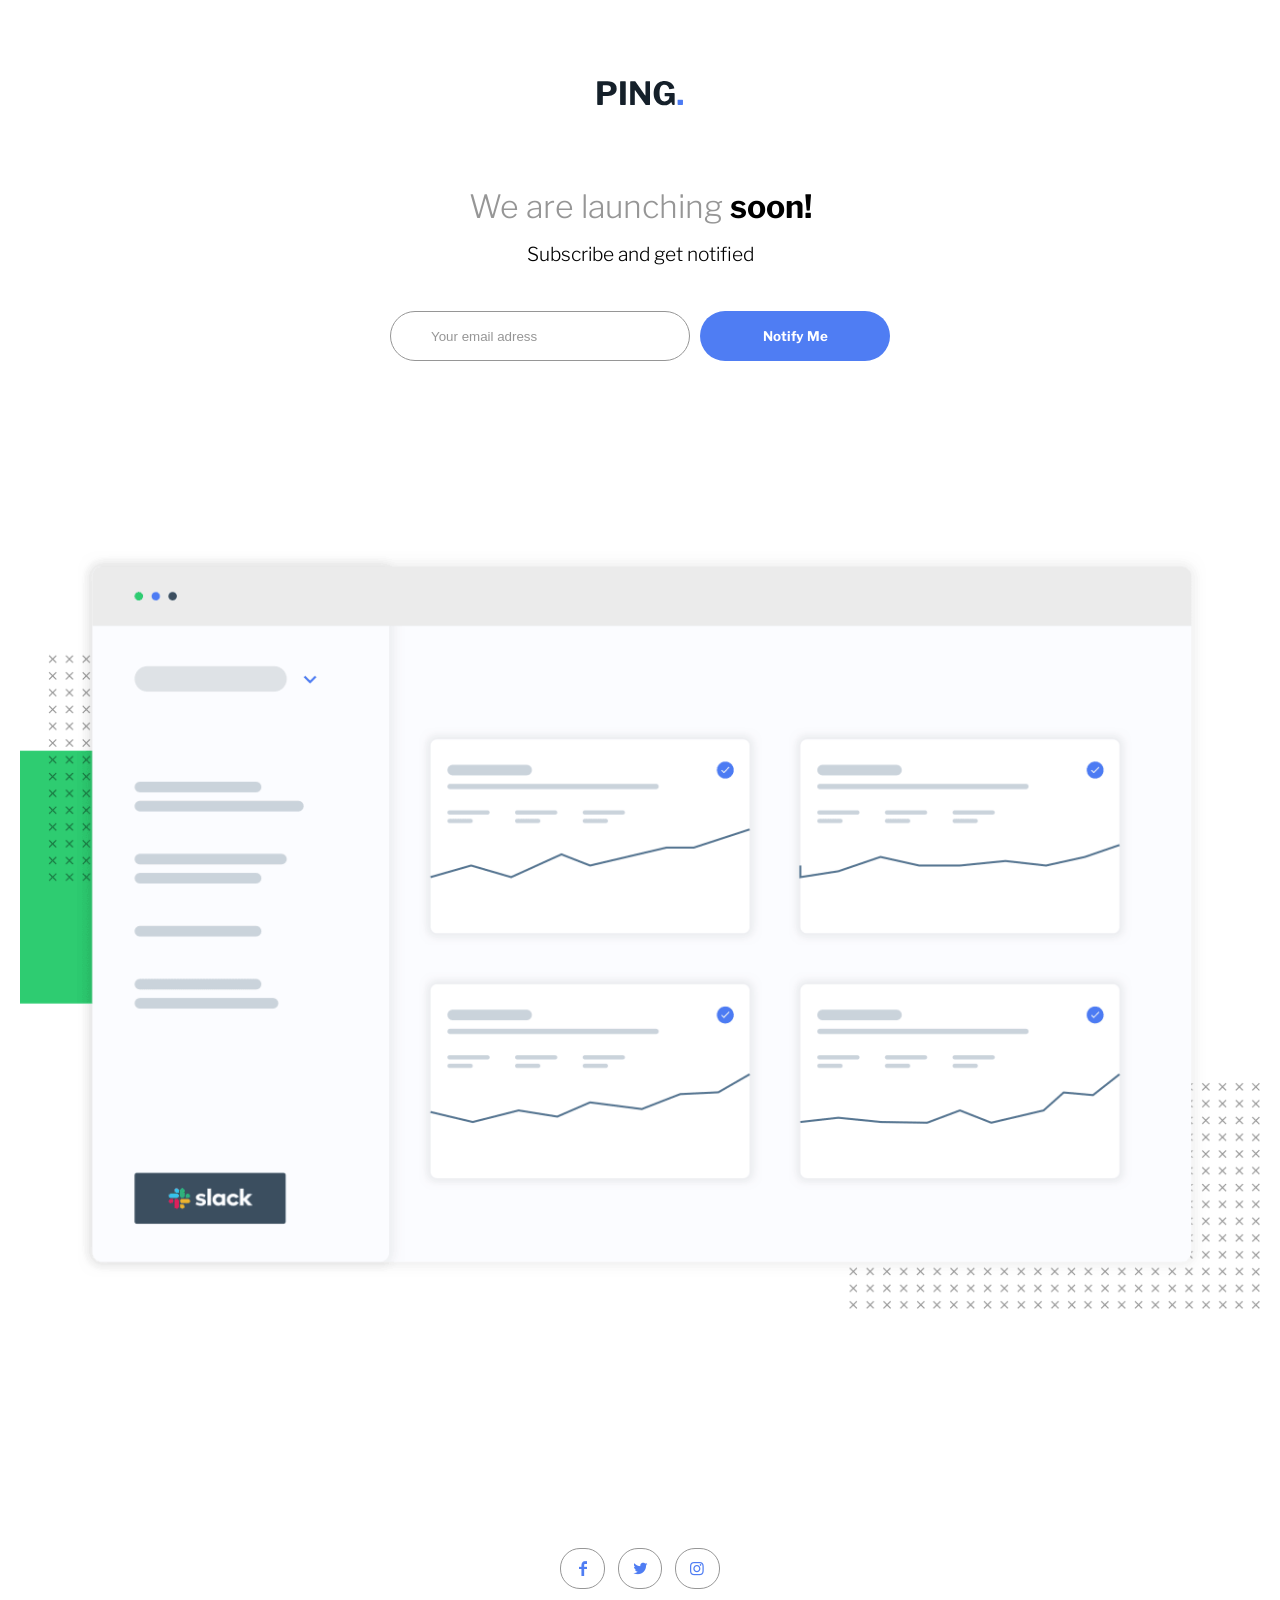
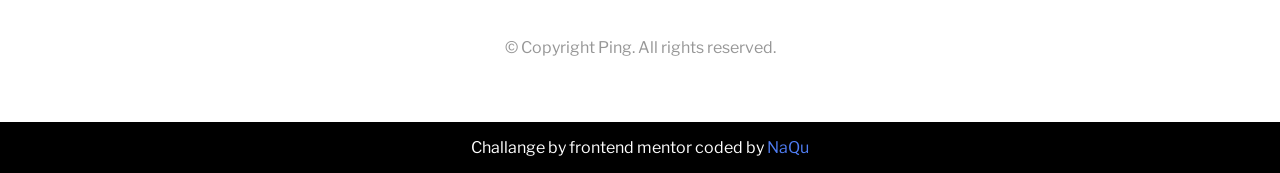
<file: index.html>
<!DOCTYPE html>
<html lang="en">
<head>
  <meta charset="UTF-8">
  <meta name="viewport" content="width=device-width, initial-scale=1.0"> <!-- displays site properly based on user's device -->

  <link rel="icon" type="image/png" sizes="32x32" href="./images/favicon-32x32.png">
  
  <title>Frontend Mentor | Ping coming soon page</title>
  <link rel="stylesheet" href="fontello-fcf0d14e\css\fontello.css">
  <link rel="stylesheet" href="style.css">

</head>
<body>
  <main class="container">
    <img class="logo"src="images/logo.svg" alt="logo.jpg">
    <h1> 
      <span>
          We are launching
      </span> soon!
    </h1>
    <h2> Subscribe and get notified</h2>
   
      <form class="form form-js">
        <div class='email-input-and-error-box'>
            <input type="email" name="email-data" id="email-input" class="email-input" placeholder="Your email adress">
            <p class="error-p error-js">
              Please provide a valid email adress
            </p>
        </div>
          <button class="btn">Notify Me</button>
      </form>

  
    <img class="illustration" src="images/illustration-dashboard.png" alt="illustration.jpg">
    <div class="icons-container">
      <div class="icons">
          <i class="icon-facebook"></i>
          <i class="icon-twitter"></i>
          <i class="icon-instagram"></i>
      </div>
      <div class="copyright">
          &copy; Copyright Ping. All rights reserved.
      </div>
      
    </div>
 
  </main>
  <footer>
      <p>Challange by frontend mentor coded by <a href="https://github.com/NaQu2003">NaQu</a></p>
    </footer>
  <script src="main.js"></script>

 

  

  

</body>
</html>
</file>
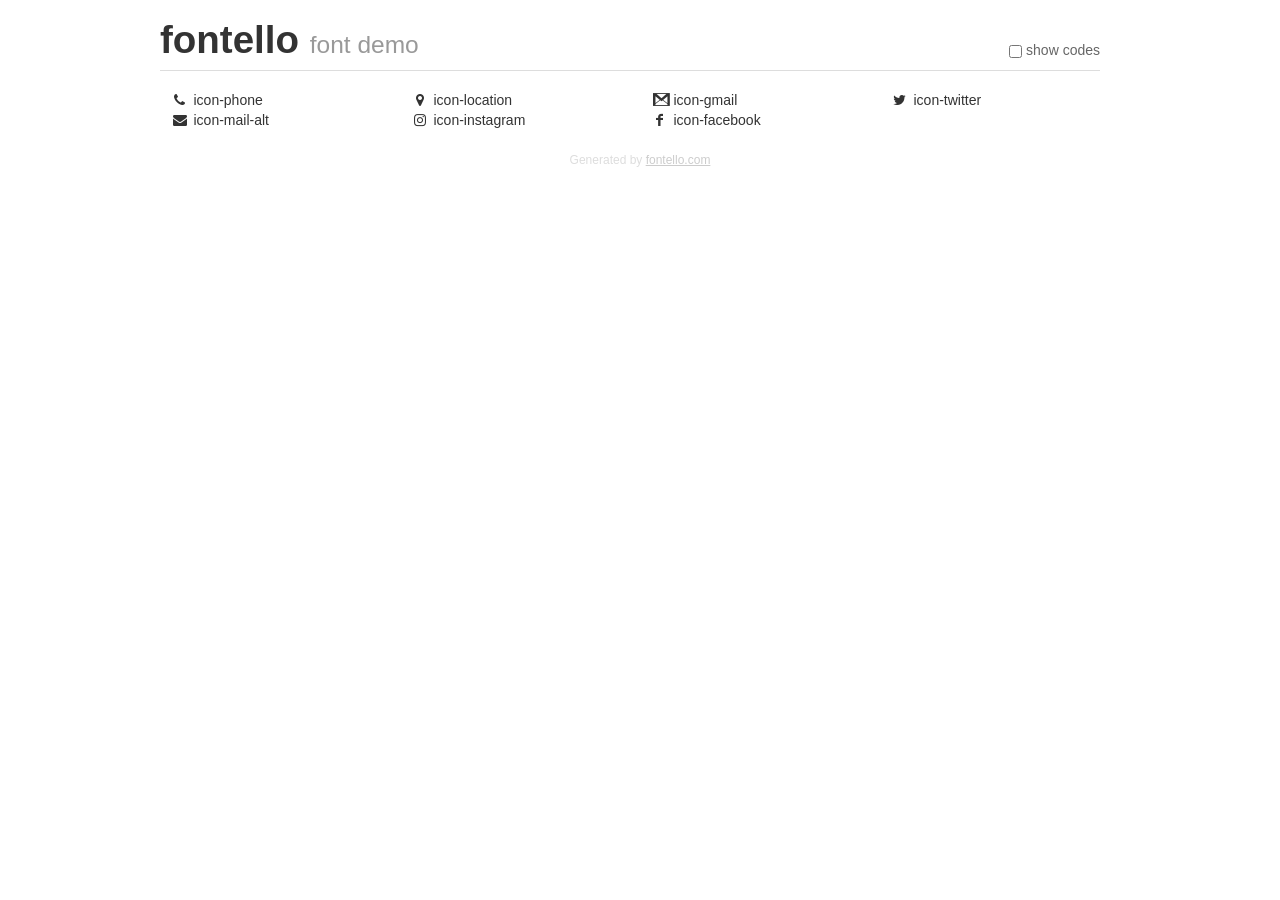
<file: fontello-fcf0d14e/demo.html>
<!DOCTYPE html>
<html>
  <head>
  <!--[if lt IE 9]><script language="javascript" type="text/javascript" src="//html5shim.googlecode.com/svn/trunk/html5.js"></script><![endif]-->
  <meta charset="UTF-8">
  <style>
    html {
      font-size: 100%;
      -webkit-text-size-adjust: 100%;
      -ms-text-size-adjust: 100%;
    }
    a:focus {
      outline: thin dotted #333;
      outline: 5px auto -webkit-focus-ring-color;
      outline-offset: -2px;
    }
    a:hover,
    a:active {
      outline: 0;
    }
    input {
      margin: 0;
      font-size: 100%;
      vertical-align: middle;
      *overflow: visible;
      line-height: normal;
    }
    input::-moz-focus-inner {
      padding: 0;
      border: 0;
    }
    body {
      margin: 0;
      font-family: "Helvetica Neue", Helvetica, Arial, sans-serif;
      font-size: 14px;
      line-height: 20px;
      color: #333;
      background-color: #fff;
    }
    a {
      color: #08c;
      text-decoration: none;
    }
    a:hover {
      color: #005580;
      text-decoration: underline;
    }
    .row {
      margin-left: -20px;
      *zoom: 1;
    }
    .row:before,
    .row:after {
      display: table;
      content: "";
      line-height: 0;
    }
    .row:after {
      clear: both;
    }
    .span3 {
      float: left;
      min-height: 1px;
      margin-left: 20px;
      width: 220px;
    }
    .container {
      width: 940px;
      margin-right: auto;
      margin-left: auto;
      *zoom: 1;
    }
    .container:before,
    .container:after {
      display: table;
      content: "";
      line-height: 0;
    }
    .container:after {
      clear: both;
    }
    small {
      font-size: 85%;
    }
    h1 {
      margin: 10px 0;
      font-family: inherit;
      font-weight: bold;
      line-height: 20px;
      color: inherit;
      text-rendering: optimizelegibility;
      line-height: 40px;
      font-size: 38.5px;
    }
    h1 small {
      font-weight: normal;
      line-height: 1;
      color: #999;
      font-size: 24.5px;
    }

    body {
      margin-top: 90px;
    }
    .header {
      position: fixed;
      top: 0;
      left: 50%;
      margin-left: -480px;
      background-color: #fff;
      border-bottom: 1px solid #ddd;
      padding-top: 10px;
      z-index: 10;
    }
    .footer {
      color: #ddd;
      font-size: 12px;
      text-align: center;
      margin-top: 20px;
    }
    .footer a {
      color: #ccc;
      text-decoration: underline;
    }
    .the-icons {
      font-size: 14px;
      line-height: 24px;
    }
    .switch {
      position: absolute;
      right: 0;
      bottom: 10px;
      color: #666;
    }
    .switch input {
      margin-right: 0.3em;
    }
    .codesOn .i-name {
      display: none;
    }
    .codesOn .i-code {
      display: inline;
    }
    .i-code {
      display: none;
    }
    @font-face {
      font-family: 'fontello';
      src: url('./font/fontello.eot?84010604');
      src: url('./font/fontello.eot?84010604#iefix') format('embedded-opentype'),
           url('./font/fontello.woff?84010604') format('woff'),
           url('./font/fontello.ttf?84010604') format('truetype'),
           url('./font/fontello.svg?84010604#fontello') format('svg');
      font-weight: normal;
      font-style: normal;
    }
    .demo-icon {
      font-family: "fontello";
      font-style: normal;
      font-weight: normal;
      speak: never;
     
      display: inline-block;
      text-decoration: inherit;
      width: 1em;
      margin-right: .2em;
      text-align: center;
      /* opacity: .8; */
     
      /* For safety - reset parent styles, that can break glyph codes*/
      font-variant: normal;
      text-transform: none;
     
      /* fix buttons height, for twitter bootstrap */
      line-height: 1em;
     
      /* Animation center compensation - margins should be symmetric */
      /* remove if not needed */
      margin-left: .2em;
     
      /* You can be more comfortable with increased icons size */
      /* font-size: 120%; */
     
      /* Font smoothing. That was taken from TWBS */
      -webkit-font-smoothing: antialiased;
      -moz-osx-font-smoothing: grayscale;
     
      /* Uncomment for 3D effect */
      /* text-shadow: 1px 1px 1px rgba(127, 127, 127, 0.3); */
    }
    </style>
    <link rel="stylesheet" href="css/animation.css"><!--[if IE 7]><link rel="stylesheet" href="css/" + font.fontname + "-ie7.css"><![endif]-->
    <script>
      function toggleCodes(on) {
        var obj = document.getElementById('icons');
      
        if (on) {
          obj.className += ' codesOn';
        } else {
          obj.className = obj.className.replace(' codesOn', '');
        }
      }
    </script>
  </head>
  <body>
    <div class="container header">
      <h1>fontello <small>font demo</small></h1>
      <label class="switch">
        <input type="checkbox" onclick="toggleCodes(this.checked)">show codes
      </label>
    </div>
    <div class="container" id="icons">
      <div class="row">
        <div class="span3" title="Code: 0xe800">
          <i class="demo-icon icon-phone">&#xe800;</i> <span class="i-name">icon-phone</span><span class="i-code">0xe800</span>
        </div>
        <div class="span3" title="Code: 0xe801">
          <i class="demo-icon icon-location">&#xe801;</i> <span class="i-name">icon-location</span><span class="i-code">0xe801</span>
        </div>
        <div class="span3" title="Code: 0xe802">
          <i class="demo-icon icon-gmail">&#xe802;</i> <span class="i-name">icon-gmail</span><span class="i-code">0xe802</span>
        </div>
        <div class="span3" title="Code: 0xf099">
          <i class="demo-icon icon-twitter">&#xf099;</i> <span class="i-name">icon-twitter</span><span class="i-code">0xf099</span>
        </div>
      </div>
      <div class="row">
        <div class="span3" title="Code: 0xf0e0">
          <i class="demo-icon icon-mail-alt">&#xf0e0;</i> <span class="i-name">icon-mail-alt</span><span class="i-code">0xf0e0</span>
        </div>
        <div class="span3" title="Code: 0xf16d">
          <i class="demo-icon icon-instagram">&#xf16d;</i> <span class="i-name">icon-instagram</span><span class="i-code">0xf16d</span>
        </div>
        <div class="span3" title="Code: 0xf30c">
          <i class="demo-icon icon-facebook">&#xf30c;</i> <span class="i-name">icon-facebook</span><span class="i-code">0xf30c</span>
        </div>
      </div>
    </div>
    <div class="container footer">Generated by <a href="https://fontello.com">fontello.com</a></div>
  </body>
</html>
</file>
<file: style.css>
@import url('https://fonts.googleapis.com/css2?family=Libre+Franklin:wght@300;600;700&display=swap');
body{
    margin:0px;
    padding:0px;
    box-sizing: border-box;
    display:flex;
    flex-direction: column;
    justify-content: center;
    align-items: center;
    font-family:"Libre Franklin";
}
*{
    box-sizing: border-box;
}
.container{
    
    display:flex;
    justify-content: center;
    align-items: center;
    flex-direction: column;
    margin:20px;
}
.illustration{
    width:100%;
    margin-bottom:250px;
}
.input-and-button{
    display:flex;
    flex-direction: column;
}
.logo{
    margin-top:60px;
    margin-bottom:60px;
}
h1{
    margin-bottom:0px;
    font-size:1.8rem;
    max-width: 350px;
    text-align: center;
}
h1 span{
    font-weight: 300;
    color:hsl(0, 0%, 59%);
}
h2{
    font-size:1.2rem;
    font-weight: 300;
    margin-bottom:30px;
}
.icons-container{
    text-align: center;
}
.icons{
    margin-bottom:60px;
}
.icons i{
    border:1px solid hsl(0, 0%, 59%);
    padding:10px;
    border-radius:20px;
    color:hsl(223, 87%, 63%);
    cursor:pointer;
    margin-right:10px;
    transition: color 0.15s, background-color 0.15s;
}
.icons i:last-child{
    margin:0px;
}
.icons i:hover{
    background-color:hsl(223, 87%, 63%);
    color:white;
    
}
.copyright{
    color:hsl(0, 0%, 59%);
    margin-bottom:45px;
}
.form{
    display:flex;
    flex-direction: column;
    margin-bottom:50px;
}
.email-input{
    width:300px;
    height:50px;
    outline:none;
    padding-left:40px;
    padding-right:40px;
    border-radius:25px;
    border:none;
    border:1px solid hsl(0, 0%, 59%);

    

}
.email-input::placeholder{
    color:hsl(0, 0%, 59%);
    
}
.btn{
    margin-top:15px;
    width:300px;
    height:50px;
    cursor:pointer;
    margin-bottom:140px;
    font-family: inherit;
    font-weight: 700;
    color:white;
    background-color:hsl(223, 87%, 63%);
    border:none;
    border-radius:25px;
    transition: background-color 0.15s;
}
.btn:hover{
    background-color:hsl(223, 100%, 88%);
}
.error-p{
    color:hsl(354, 100%, 66%);
    text-align: center;
    display:none;
}
footer{
    color:white;
    background-color:black;
    width:100%;
    text-align: center;
}
footer a{
    color:hsl(223, 87%, 63%);
    text-decoration: none;
    
}
@media (min-width:768px){
    h1{
        font-size:2rem;
    }
    h2{
        margin-bottom:45px;
    }
    .form{
        flex-direction: row;
    }.btn{
        margin-left:10px;
        margin-top:0px;
        width:190px;
    }
}
</file>
<file: fontello-fcf0d14e/css/animation.css>
/*
   Animation example, for spinners
*/
.animate-spin {
  -moz-animation: spin 2s infinite linear;
  -o-animation: spin 2s infinite linear;
  -webkit-animation: spin 2s infinite linear;
  animation: spin 2s infinite linear;
  display: inline-block;
}
@-moz-keyframes spin {
  0% {
    -moz-transform: rotate(0deg);
    -o-transform: rotate(0deg);
    -webkit-transform: rotate(0deg);
    transform: rotate(0deg);
  }

  100% {
    -moz-transform: rotate(359deg);
    -o-transform: rotate(359deg);
    -webkit-transform: rotate(359deg);
    transform: rotate(359deg);
  }
}
@-webkit-keyframes spin {
  0% {
    -moz-transform: rotate(0deg);
    -o-transform: rotate(0deg);
    -webkit-transform: rotate(0deg);
    transform: rotate(0deg);
  }

  100% {
    -moz-transform: rotate(359deg);
    -o-transform: rotate(359deg);
    -webkit-transform: rotate(359deg);
    transform: rotate(359deg);
  }
}
@-o-keyframes spin {
  0% {
    -moz-transform: rotate(0deg);
    -o-transform: rotate(0deg);
    -webkit-transform: rotate(0deg);
    transform: rotate(0deg);
  }

  100% {
    -moz-transform: rotate(359deg);
    -o-transform: rotate(359deg);
    -webkit-transform: rotate(359deg);
    transform: rotate(359deg);
  }
}
@-ms-keyframes spin {
  0% {
    -moz-transform: rotate(0deg);
    -o-transform: rotate(0deg);
    -webkit-transform: rotate(0deg);
    transform: rotate(0deg);
  }

  100% {
    -moz-transform: rotate(359deg);
    -o-transform: rotate(359deg);
    -webkit-transform: rotate(359deg);
    transform: rotate(359deg);
  }
}
@keyframes spin {
  0% {
    -moz-transform: rotate(0deg);
    -o-transform: rotate(0deg);
    -webkit-transform: rotate(0deg);
    transform: rotate(0deg);
  }

  100% {
    -moz-transform: rotate(359deg);
    -o-transform: rotate(359deg);
    -webkit-transform: rotate(359deg);
    transform: rotate(359deg);
  }
}
</file>
